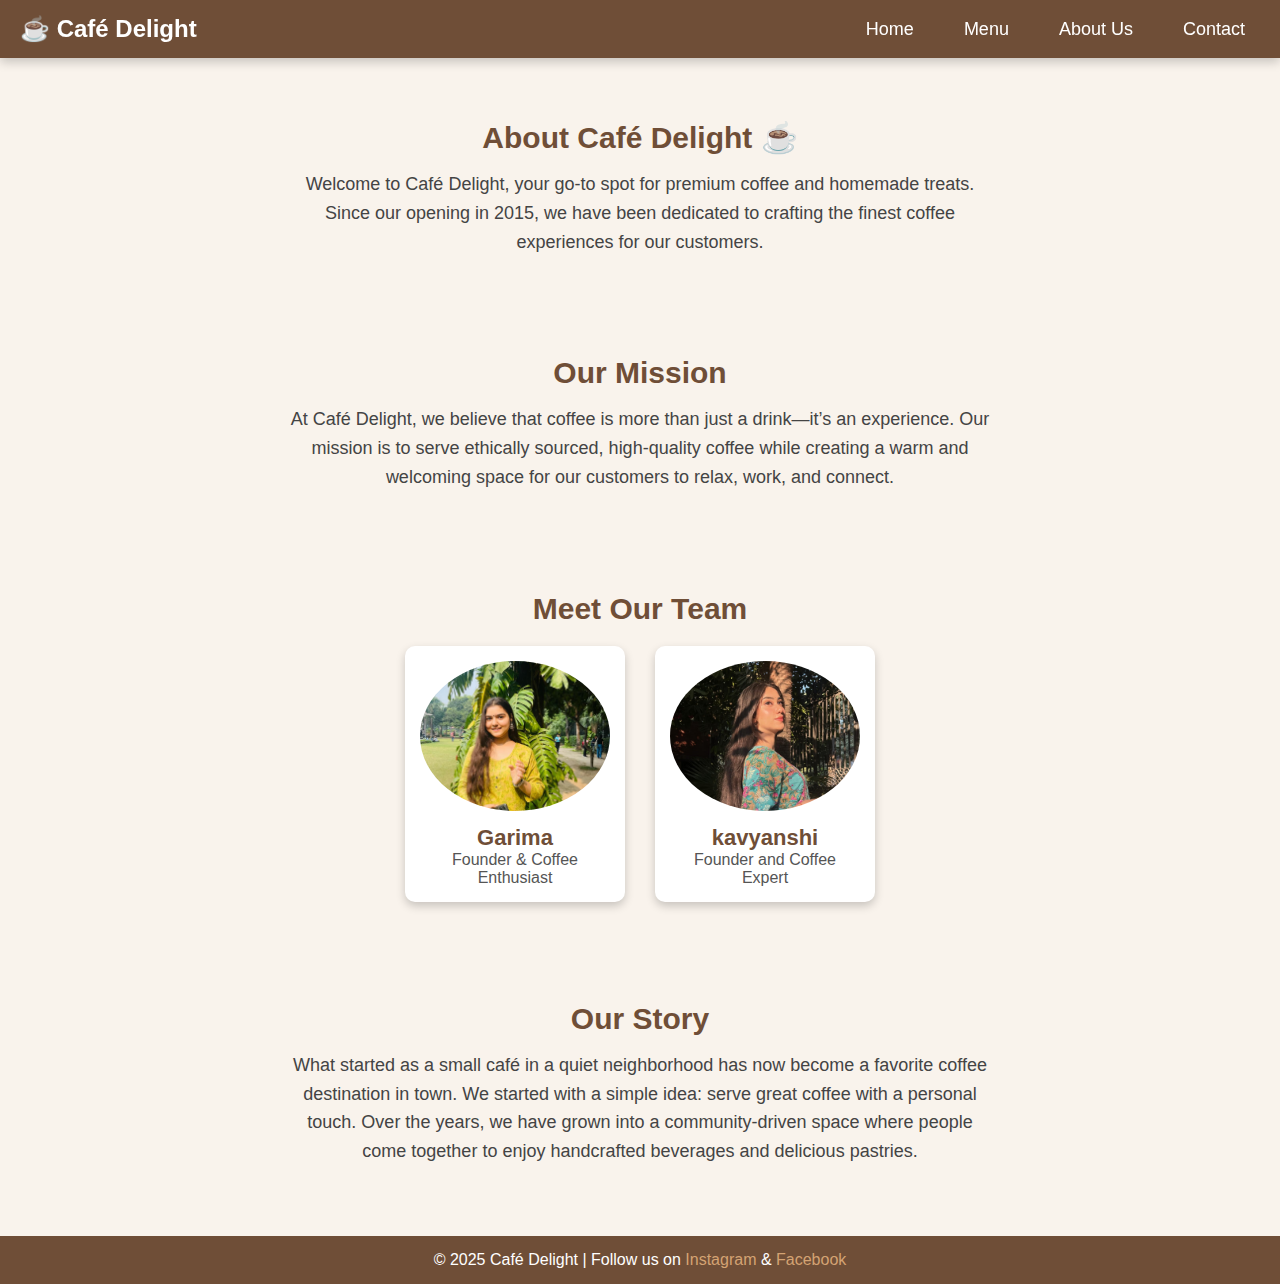
<file: about.html>
<!DOCTYPE html>
<html lang="en">
<head>
    <meta charset="UTF-8">
    <meta name="viewport" content="width=device-width, initial-scale=1.0">
    <title>About Us | Café Delight</title>
    <link rel="stylesheet" href="style.css">
</head>
<body>

    <!-- ✅ Navigation Bar -->
    <nav class="navbar">
        <div class="logo">☕ Café Delight</div>
        <ul class="nav-links">
            <li><a href="index.html">Home</a></li>
            <li><a href="menu.html">Menu</a></li>
            <li><a href="about.html" class="active">About Us</a></li>
            <li><a href="contact.html">Contact</a></li>
        </ul>
    </nav>

    <!-- ✅ About Us Section -->
    <section class="about">
        <h1>About Café Delight ☕</h1>
        <p>Welcome to Café Delight, your go-to spot for premium coffee and homemade treats. Since our opening in 2015, we have been dedicated to crafting the finest coffee experiences for our customers.</p>
    </section>

    <!-- ✅ Our Mission -->
    <section class="mission">
        <h2>Our Mission</h2>
        <p>At Café Delight, we believe that coffee is more than just a drink—it’s an experience. Our mission is to serve ethically sourced, high-quality coffee while creating a warm and welcoming space for our customers to relax, work, and connect.</p>
    </section>

    <!-- ✅ Meet the Team -->
    <section class="team">
        <h2>Meet Our Team</h2>
        <div class="team-container">
            <div class="team-member">
                <img src="images/garima.jpeg" alt="Founder">
                <h3>Garima</h3>
                <p>Founder & Coffee Enthusiast</p>
            </div>
            <div class="team-member">
                <img src="images/kavyanshii.jpeg" alt="Head Barista">
                <h3>kavyanshi</h3>
                <p>Founder and  Coffee Expert</p>
            </div>
            
        </div>
    </section>

    <!-- ✅ Our Story -->
    <section class="story">
        <h2>Our Story</h2>
        <p>What started as a small café in a quiet neighborhood has now become a favorite coffee destination in town. We started with a simple idea: serve great coffee with a personal touch. Over the years, we have grown into a community-driven space where people come together to enjoy handcrafted beverages and delicious pastries.</p>
    </section>

    <!-- ✅ Footer -->
    <footer>
        <p>© 2025 Café Delight | Follow us on <a href="#">Instagram</a> & <a href="#">Facebook</a></p>
    </footer>

</body>
</html>
</file>
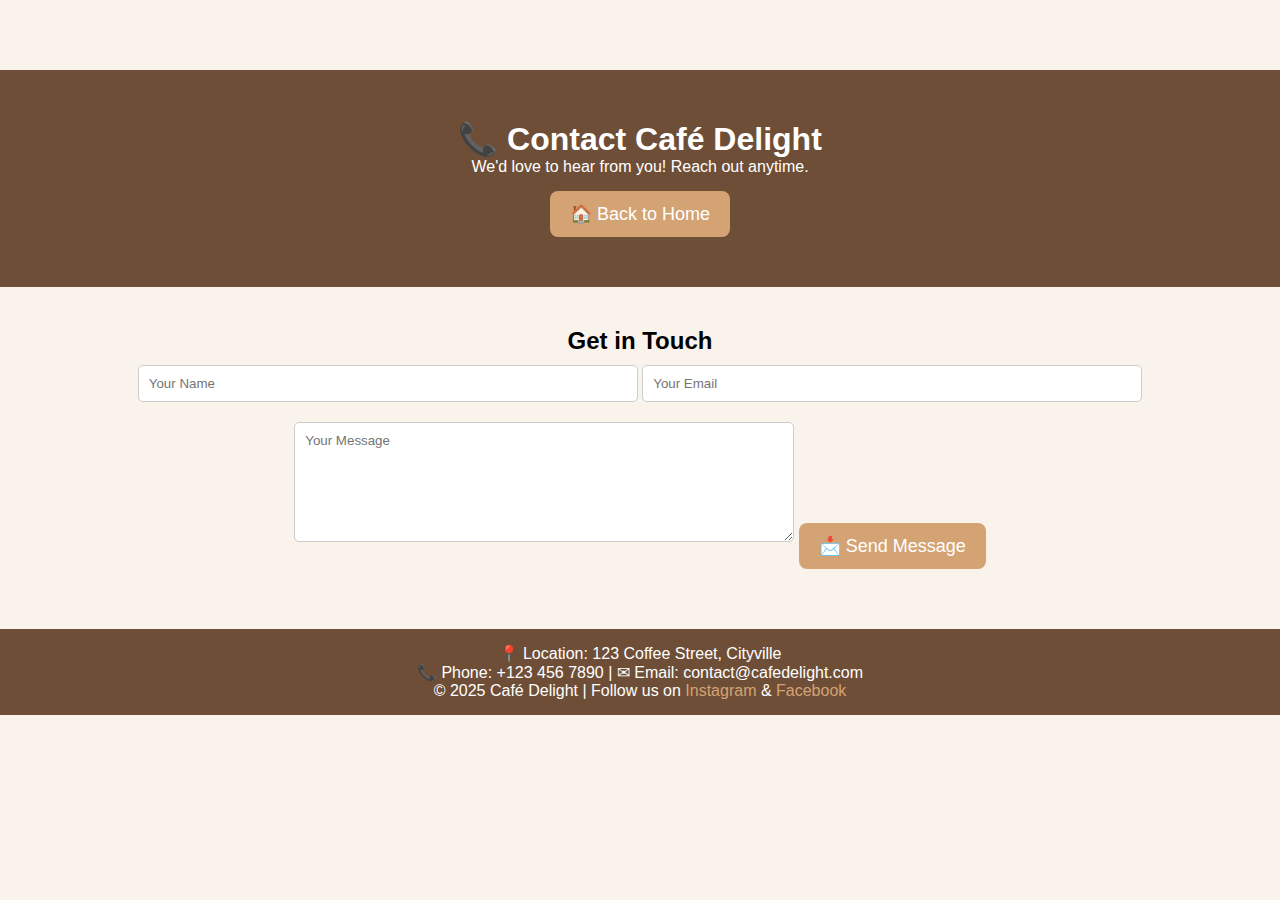
<file: contact.html>
<!DOCTYPE html>
<html lang="en">
<head>
    <meta charset="UTF-8">
    <meta name="viewport" content="width=device-width, initial-scale=1.0">
    <title>Contact Us | Café Delight</title>
    <link rel="stylesheet" href="style.css">
</head>
<body>

    <header class="page-header">
        <h1>📞 Contact Café Delight</h1>
        <p>We'd love to hear from you! Reach out anytime.</p>
        <a href="index.html" class="back-button">🏠 Back to Home</a>
    </header>

    <section class="contact-form">
        <h2>Get in Touch</h2>
        <form>
            <input type="text" name="name" placeholder="Your Name" required>
            <input type="email" name="email" placeholder="Your Email" required>
            <textarea name="message" placeholder="Your Message" required></textarea>
            <button type="submit" class="submit-button">📩 Send Message</button>
        </form>
    </section>

    <footer>
        <p>📍 Location: 123 Coffee Street, Cityville</p>
        <p>📞 Phone: +123 456 7890 | ✉ Email: contact@cafedelight.com</p>
        <p>© 2025 Café Delight | Follow us on <a href="#">Instagram</a> & <a href="#">Facebook</a></p>
    </footer>

</body>
</html>
</file>
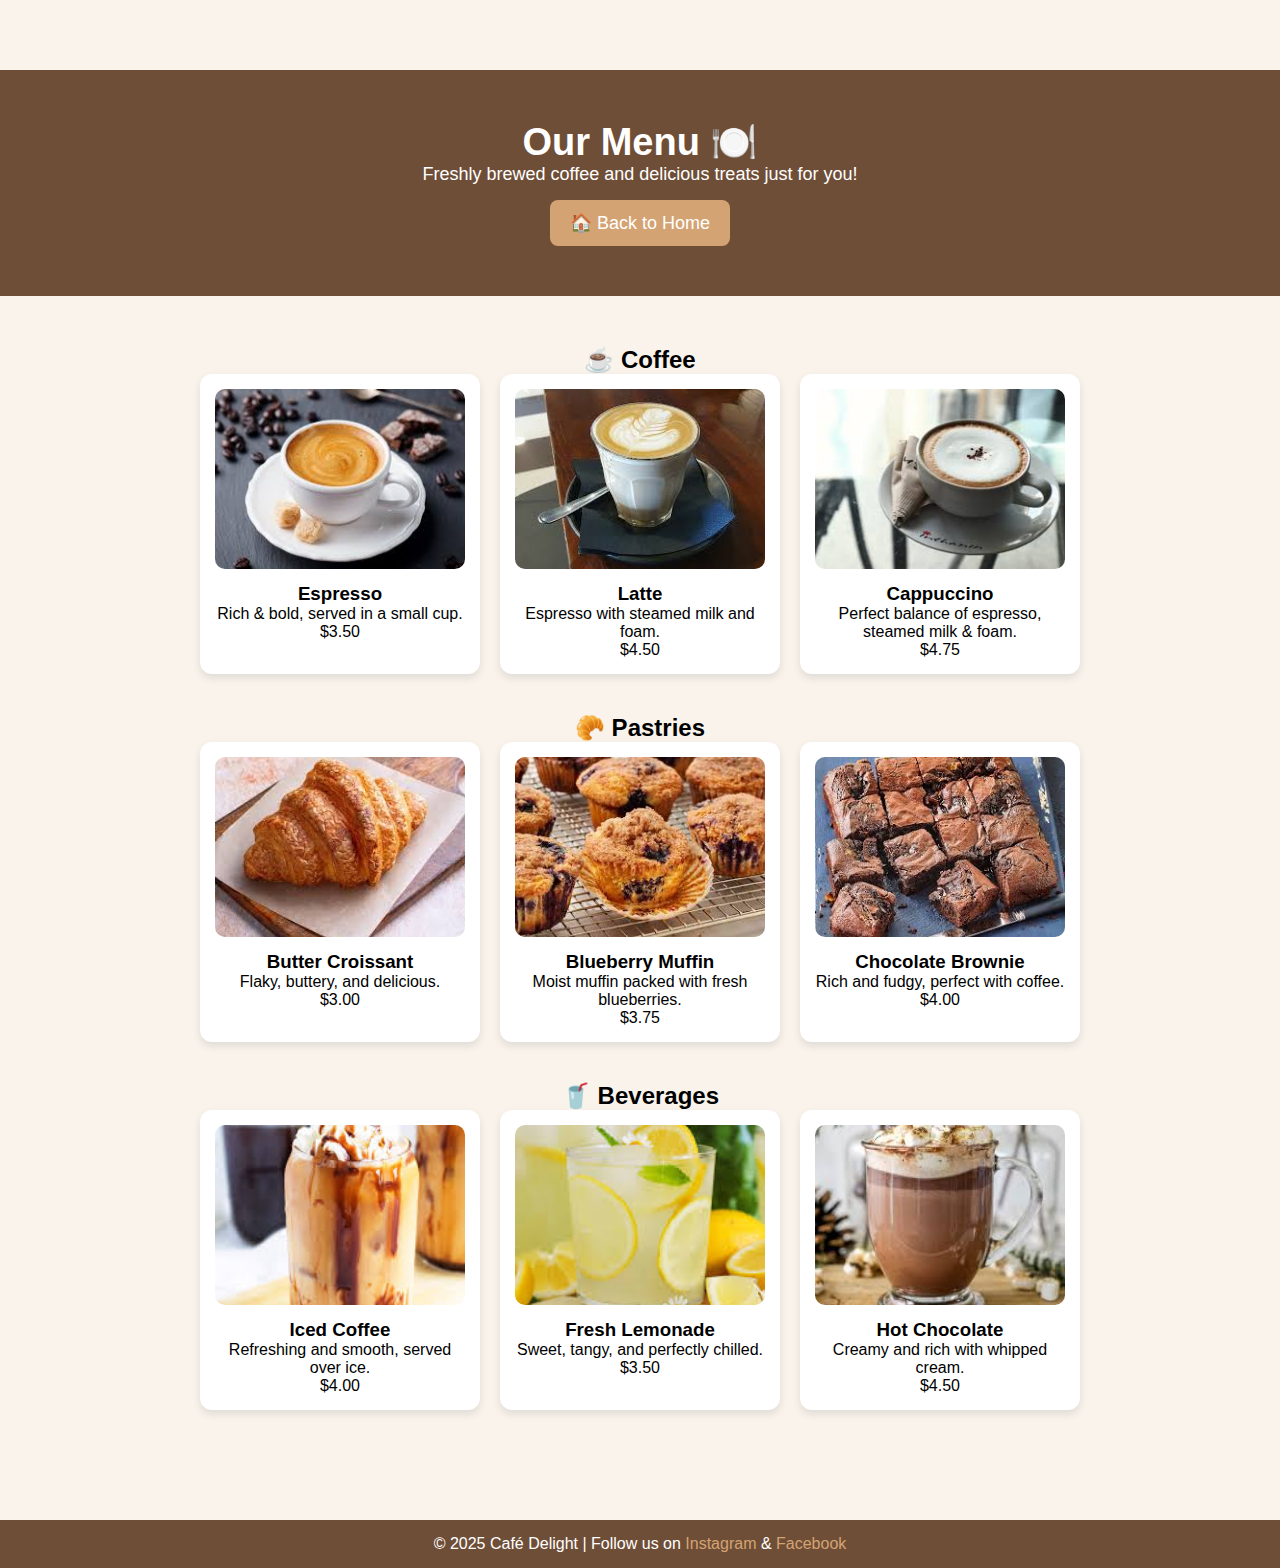
<file: menu.html>
<!DOCTYPE html>
<html lang="en">
<head>
    <meta charset="UTF-8">
    <meta name="viewport" content="width=device-width, initial-scale=1.0">
    <title>Menu | Café Delight</title>
    <link rel="stylesheet" href="style.css">
</head>
<body>

    <header class="menu-header">
        <h1>Our Menu 🍽️</h1>
        <p>Freshly brewed coffee and delicious treats just for you!</p>
        <a href="index.html" class="back-button">🏠 Back to Home</a>  <!-- ✅ Button to Home Page -->
    </header>

    <section class="menu">
        <h2>☕ Coffee</h2>
        <div class="menu-items">
            <div class="menu-card">
                <img src="coffee/espresso.jpg" alt="Espresso">
                <h3>Espresso</h3>
                <p>Rich & bold, served in a small cup.</p>
                <span>$3.50</span>
            </div>
            <div class="menu-card">
                <img src="coffee/latte.jpg" alt="Latte">
                <h3>Latte</h3>
                <p>Espresso with steamed milk and foam.</p>
                <span>$4.50</span>
            </div>
            <div class="menu-card">
                <img src="coffee/cappuccino.jpg" alt="Cappuccino">
                <h3>Cappuccino</h3>
                <p>Perfect balance of espresso, steamed milk & foam.</p>
                <span>$4.75</span>
            </div>
        </div>

        <h2>🥐 Pastries</h2>
        <div class="menu-items">
            <div class="menu-card">
                <img src="coffee/butter.jpg" alt="Croissant">
                <h3>Butter Croissant</h3>
                <p>Flaky, buttery, and delicious.</p>
                <span>$3.00</span>
            </div>
            <div class="menu-card">
                <img src="coffee/blueberry.jpg" alt="Muffin">
                <h3>Blueberry Muffin</h3>
                <p>Moist muffin packed with fresh blueberries.</p>
                <span>$3.75</span>
            </div>
            <div class="menu-card">
                <img src="coffee/choclate_browine.jpg" alt="Brownie">
                <h3>Chocolate Brownie</h3>
                <p>Rich and fudgy, perfect with coffee.</p>
                <span>$4.00</span>
            </div>
        </div>

        <h2>🥤 Beverages</h2>
        <div class="menu-items">
            <div class="menu-card">
                <img src="coffee/icedcoeffe.jpg" alt="Iced Coffee">
                <h3>Iced Coffee</h3>
                <p>Refreshing and smooth, served over ice.</p>
                <span>$4.00</span>
            </div>
            <div class="menu-card">
                <img src="coffee/lemonade.jpg" alt="Lemonade">
                <h3>Fresh Lemonade</h3>
                <p>Sweet, tangy, and perfectly chilled.</p>
                <span>$3.50</span>
            </div>
            <div class="menu-card">
                <img src="coffee/hotchoclate.jpg" alt="Hot Chocolate">
                <h3>Hot Chocolate</h3>
                <p>Creamy and rich with whipped cream.</p>
                <span>$4.50</span>
            </div>
        </div>
    </section>

    <footer>
        <p>© 2025 Café Delight | Follow us on <a href="#">Instagram</a> & <a href="#">Facebook</a></p>
    </footer>

</body>
</html>
</file>
<file: style.css>
/* General Styles */
body {
    font-family: Arial, sans-serif;
    margin: 0;
    padding: 0;
    text-align: center;
}

/* Header Styling */
.home-header, .menu-header {
    background-color: #6f4e37;
    color: white;
    padding: 50px 20px;
}

.home-header h1, .menu-header h1 {
    font-size: 38px;
}

.home-header p, .menu-header p {
    font-size: 18px;
}

/* Buttons */
.menu-button, .back-button {
    background: #d4a373;
    color: white;
    padding: 12px 20px;
    text-decoration: none;
    font-size: 18px;
    border-radius: 8px;
    display: inline-block;
    transition: 0.3s;
    margin-top: 15px;
}

.menu-button:hover, .back-button:hover {
    background: #b97a57;
}

/* Home Content */
.home-content {
    padding: 40px;
}

.home-content img {
    width: 80%;
    max-width: 600px;
    border-radius: 10px;
    margin-bottom: 20px;
}

/* Menu Items */
.menu {
    text-align: center;
    padding: 50px 20px;
    max-width: 1000px;
    margin: auto;
}

.menu-items {
    display: flex;
    flex-wrap: wrap;
    justify-content: center;
    gap: 20px;
    margin-bottom: 40px;
}

.menu-card {
    background: white;
    padding: 15px;
    width: 280px;
    text-align: center;
    border-radius: 12px;
    box-shadow: 0px 4px 8px rgba(0, 0, 0, 0.1);
    transition: 0.3s;
}

.menu-card:hover {
    transform: scale(1.05);
}

.menu-card img {
    width: 100%;
    height: 180px;
    object-fit: cover;
    border-radius: 10px;
    margin-bottom: 10px;
}
.about-content img{
    width: 2000px;
    height: 500px;
   
}

/* Footer */
footer {
    background: #6f4e37;
    color: white;
    padding: 20px;
    text-align: center;
    margin-top: 40px;
}

footer a {
    color: #d4a373;
    text-decoration: none;
}

footer a:hover {
    text-decoration: underline;
}
/* Button Styling */
.back-button {
    display: inline-block;
    background: #d4a373;
    color: white;
    padding: 12px 20px;
    text-decoration: none;
    font-size: 18px;
    border-radius: 8px;
    transition: 0.3s;
    cursor: pointer; /* ✅ Ensure Clickability */
}

.back-button:hover {
    background: #b97a57;
}
/* Navigation Buttons */
.button-container {
    margin-top: 20px;
}

.nav-button {
    background: #d4a373;
    color: white;
    padding: 12px 20px;
    text-decoration: none;
    font-size: 18px;
    border-radius: 8px;
    display: inline-block;
    transition: 0.3s;
    margin: 5px;
}

.nav-button:hover {
    background: #b97a57;
}
/* Page Header */
.page-header {
    background-color: #6f4e37;
    color: white;
    padding: 50px 20px;
    text-align: center;
}

/* About Page */
.about-content {
    text-align: center;
    padding: 40px;
}

.about-content img {
    width: 80%;
    max-width: 600px;
    border-radius: 10px;
    margin-bottom: 20px;
}

/* Contact Form */
.contact-form {
    text-align: center;
    padding: 40px;
}

.contact-form input, .contact-form textarea {
    width: 80%;
    max-width: 500px;
    padding: 10px;
    margin: 10px 0;
    border: 1px solid #ccc;
    border-radius: 5px;
}

.contact-form textarea {
    height: 120px;
}

.submit-button {
    background: #d4a373;
    color: white;
    padding: 12px 20px;
    border: none;
    cursor: pointer;
    font-size: 18px;
    border-radius: 8px;
    transition: 0.3s;
}

.submit-button:hover {
    background: #b97a57;
}
/* ✅ Reset Styles */
* {
    margin: 0;
    padding: 0;
    box-sizing: border-box;
    font-family: 'Arial', sans-serif;
}

/* ✅ Navbar Styling */
.navbar {
    display: flex;
    justify-content: space-between;
    align-items: center;
    background-color: #6f4e37; /* Coffee Brown */
    padding: 15px 20px;
    color: white;
    position: fixed;
    width: 100%;
    top: 0;
    left: 0;
    z-index: 1000;
    box-shadow: 0px 4px 10px rgba(0, 0, 0, 0.2);
}

.logo {
    font-size: 24px;
    font-weight: bold;
}

.nav-links {
    list-style: none;
    display: flex;
    gap: 20px;
}

.nav-links li {
    display: inline;
}

.nav-links a {
    text-decoration: none;
    color: white;
    font-size: 18px;
    padding: 8px 15px;
    transition: 0.3s ease-in-out;
    border-radius: 5px;
}

.nav-links a:hover {
    background-color: blueviolet; /* Lighter Brown */
}

/* ✅ Responsive Navbar for Mobile */
@media (max-width: 768px) {
    .navbar {
        flex-direction: column;
        text-align: center;
        padding: 10px;
    }

    .nav-links {
        flex-direction: column;
        gap: 10px;
        padding-top: 10px;
    }

    .nav-links a {
        display: block;
    }
}

/* ✅ Fix for Page Layout (Since Navbar is Fixed) */
body {
    padding-top: 70px; /* Prevents content from hiding behind the navbar */
    background-color: #f9f3ec; /* Light Coffee Background */
}

/* ✅ Home Page Header */
.home-header {
    text-align: center;
    padding: 100px 20px;
    background-image: url('images/coffee-bg.jpg'); /* Add a background image */
    background-size: cover;
    background-position: center;
    color: white;
}

.home-header h1 {
    font-size: 40px;
    text-shadow: 2px 2px 5px rgba(0, 0, 0, 0.3);
}

.home-header p {
    font-size: 18px;
    margin-top: 10px;
}

/* ✅ Page Content */
.home-content {
    text-align: center;
    padding: 40px;
}

.home-content img {
    width: 80%;
    max-width: 600px;
    border-radius: 10px;
    margin-bottom: 20px;
    box-shadow: 0px 4px 10px rgba(0, 0, 0, 0.2);
}

/* ✅ Footer */
footer {
    text-align: center;
    background-color: #6f4e37;
    color: white;
    padding: 15px;
    margin-top: 20px;
}

/* ✅ About Page */
.about, .mission, .team, .story {
    text-align: center;
    padding: 50px 20px;
}

.about h1, .mission h2, .team h2, .story h2 {
    color: #6f4e37;
    font-size: 30px;
    margin-bottom: 15px;
}

.about p, .mission p, .story p {
    font-size: 18px;
    color: #444;
    max-width: 700px;
    margin: 0 auto;
    line-height: 1.6;
}

/* ✅ Team Section */
.team-container {
    display: flex;
    justify-content: center;
    gap: 30px;
    flex-wrap: wrap;
    margin-top: 20px;
}

.team-member {
    text-align: center;
    width: 220px;
    background: #fff;
    padding: 15px;
    border-radius: 10px;
    box-shadow: 0px 4px 10px rgba(0, 0, 0, 0.2);
}

.team-member img {
    width: 100%;
    border-radius: 50%;
    height: 150px;
    object-fit: cover;
    margin-bottom: 10px;
}

.team-member h3 {
    font-size: 22px;
    color: #6f4e37;
}

.team-member p {
    font-size: 16px;
    color: #555;
}

/* ✅ Responsive Design */
@media (max-width: 768px) {
    .team-container {
        flex-direction: column;
        align-items: center;
    }
}
</file>
